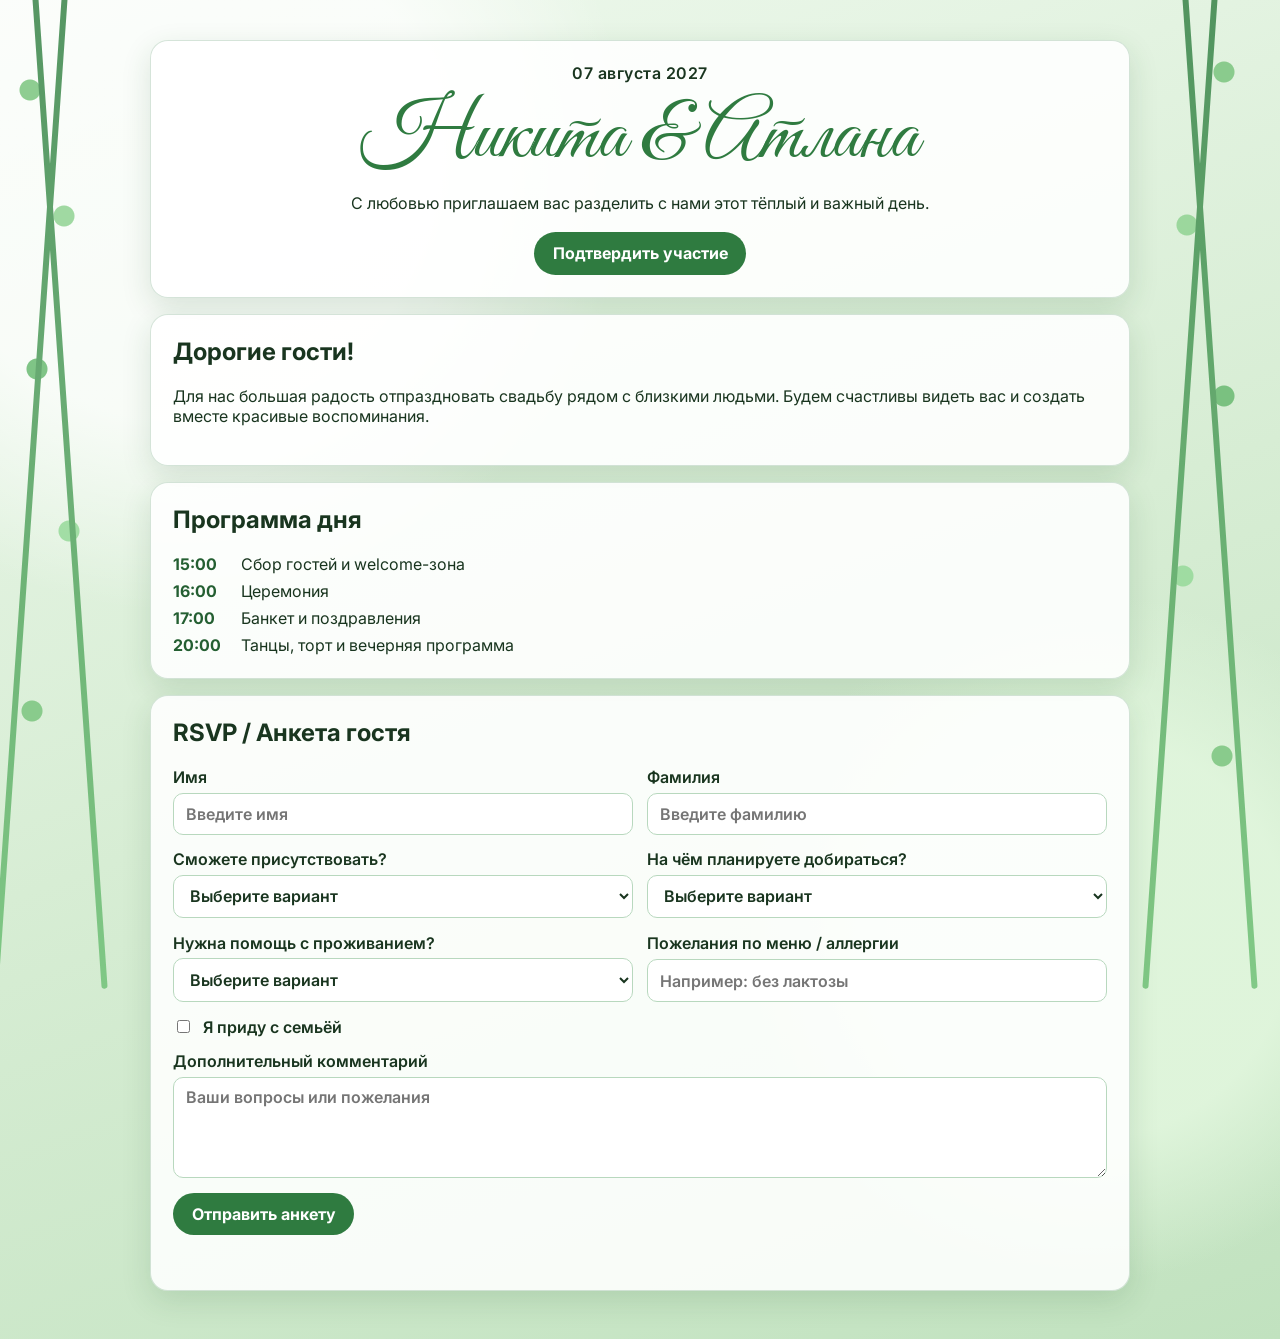
<file: index.html>
<!doctype html>
<html lang="ru">
<head>
  <meta charset="UTF-8" />
  <meta name="viewport" content="width=device-width, initial-scale=1.0" />
  <title>Никита и Атлана — Свадебное приглашение</title>
  <meta name="description" content="Свадебное приглашение и RSVP форма" />
  <link rel="preconnect" href="https://fonts.googleapis.com" />
  <link rel="preconnect" href="https://fonts.gstatic.com" crossorigin />
  <link href="https://fonts.googleapis.com/css2?family=Great+Vibes&family=Inter:wght@400;500;700&display=swap" rel="stylesheet" />
  <link rel="stylesheet" href="styles.css" />
</head>
<body>
  <div class="decor decor--left" aria-hidden="true"></div>
  <div class="decor decor--right" aria-hidden="true"></div>

  <div class="petals" aria-hidden="true">
    <span>🌸</span><span>🌺</span><span>🌼</span><span>🌷</span><span>💮</span><span>🌸</span>
  </div>

  <main class="page">
    <section class="hero card">
      <p class="hero__date">07 августа 2027</p>
      <h1 class="hero__title">Никита &amp; Атлана</h1>
      <p class="hero__lead">С любовью приглашаем вас разделить с нами этот тёплый и важный день.</p>
      <a href="#rsvp" class="button">Подтвердить участие</a>
    </section>

    <section class="card">
      <h2>Дорогие гости!</h2>
      <p>
        Для нас большая радость отпраздновать свадьбу рядом с близкими людьми.
        Будем счастливы видеть вас и создать вместе красивые воспоминания.
      </p>
    </section>

    <section class="card">
      <h2>Программа дня</h2>
      <ol class="schedule">
        <li><time>15:00</time> Сбор гостей и welcome-зона</li>
        <li><time>16:00</time> Церемония</li>
        <li><time>17:00</time> Банкет и поздравления</li>
        <li><time>20:00</time> Танцы, торт и вечерняя программа</li>
      </ol>
    </section>

    <section id="rsvp" class="card">
      <h2>RSVP / Анкета гостя</h2>
      <form id="rsvpForm" class="form-grid">
        <label>
          Имя
          <input type="text" name="first_name" placeholder="Введите имя" required />
        </label>

        <label>
          Фамилия
          <input type="text" name="last_name" placeholder="Введите фамилию" required />
        </label>

        <label>
          Сможете присутствовать?
          <select name="attendance" required>
            <option value="">Выберите вариант</option>
            <option value="yes">Да, с радостью</option>
            <option value="no">К сожалению, не смогу</option>
            <option value="maybe">Сообщу позже</option>
          </select>
        </label>

        <label>
          На чём планируете добираться?
          <select name="transport">
            <option value="">Выберите вариант</option>
            <option>На машине</option>
            <option>На такси</option>
            <option>Нужен трансфер</option>
          </select>
        </label>

        <label>
          Нужна помощь с проживанием?
          <select name="housing">
            <option value="">Выберите вариант</option>
            <option>Да</option>
            <option>Нет</option>
          </select>
        </label>

        <label>
          Пожелания по меню / аллергии
          <input type="text" name="food_notes" placeholder="Например: без лактозы" />
        </label>

        <label class="full checkbox">
          <input type="checkbox" id="withFamily" />
          <span>Я приду с семьёй</span>
        </label>

        <div id="familySection" class="family full hidden">
          <p class="family__title">Состав семьи</p>
          <div id="familyList"></div>
          <button type="button" id="addRelative" class="button button--light">+ Добавить человека</button>
        </div>

        <label class="full">
          Дополнительный комментарий
          <textarea name="comment" rows="4" placeholder="Ваши вопросы или пожелания"></textarea>
        </label>

        <div class="full">
          <button type="submit" class="button">Отправить анкету</button>
        </div>
      </form>
      <p id="formMessage" class="message" aria-live="polite"></p>
    </section>
  </main>

  <script src="script.js"></script>
</body>
</html>
</file>
<file: styles.css>
:root {
  --bg-a: #eff9ee;
  --bg-b: #d7edd4;
  --bg-c: #c1e2bf;
  --text: #19351f;
  --accent: #2f7b40;
  --accent-dark: #245f32;
  --card: rgba(255, 255, 255, 0.88);
  --line: rgba(47, 123, 64, 0.2);
}

* {
  box-sizing: border-box;
}

body {
  margin: 0;
  color: var(--text);
  font-family: Inter, system-ui, sans-serif;
  min-height: 100vh;
  background:
    radial-gradient(circle at 14% 12%, rgba(255, 255, 255, 0.75) 0 16%, transparent 28%),
    radial-gradient(circle at 85% 70%, rgba(225, 246, 221, 0.9) 0 14%, transparent 24%),
    linear-gradient(160deg, var(--bg-a), var(--bg-b), var(--bg-c));
  overflow-x: hidden;
}

.page {
  width: min(980px, 92vw);
  margin: 2.5rem auto 3rem;
  position: relative;
  z-index: 2;
}

.card {
  background: var(--card);
  border: 1px solid var(--line);
  border-radius: 18px;
  padding: 1.4rem;
  margin-bottom: 1rem;
  box-shadow: 0 10px 30px rgba(28, 82, 38, 0.14);
}

.hero {
  text-align: center;
}

.hero__date {
  margin: 0;
  font-weight: 600;
  letter-spacing: .03em;
}

.hero__title {
  font-family: "Great Vibes", cursive;
  color: var(--accent);
  font-size: clamp(2.8rem, 7vw, 5rem);
  margin: .3rem 0;
  font-weight: 400;
}

.hero__lead {
  margin: 0 0 1.2rem;
}

h2 {
  margin-top: 0;
}

.schedule {
  margin: .2rem 0 0;
  padding: 0;
  list-style: none;
  display: grid;
  gap: .45rem;
}

.schedule time {
  display: inline-block;
  min-width: 4rem;
  font-weight: 700;
  color: var(--accent-dark);
}

.form-grid {
  display: grid;
  grid-template-columns: repeat(2, minmax(0, 1fr));
  gap: .9rem;
}

label {
  display: grid;
  gap: .35rem;
  font-weight: 600;
}

input,
select,
textarea,
button {
  font: inherit;
}

input,
select,
textarea {
  width: 100%;
  border: 1px solid #b8d8be;
  border-radius: 10px;
  padding: .62rem .72rem;
  background: #fff;
  color: inherit;
}

textarea {
  resize: vertical;
}

.full {
  grid-column: 1 / -1;
}

.checkbox {
  display: flex;
  align-items: center;
  gap: .6rem;
}

.checkbox input {
  width: auto;
}

.hidden {
  display: none;
}

.family {
  border: 1px dashed #9fcd9f;
  border-radius: 12px;
  padding: .8rem;
  background: rgba(234, 248, 232, 0.8);
}

.family__title {
  margin: 0 0 .6rem;
  font-weight: 700;
}

.family-item {
  display: grid;
  grid-template-columns: 1fr 1fr auto;
  gap: .5rem;
  margin-bottom: .5rem;
}

.family-item .remove {
  border: 1px solid #d4a7a7;
  border-radius: 10px;
  background: #fff3f3;
  cursor: pointer;
}

.button {
  display: inline-block;
  border: none;
  border-radius: 999px;
  padding: .7rem 1.15rem;
  background: var(--accent);
  color: #fff;
  text-decoration: none;
  cursor: pointer;
  font-weight: 700;
  transition: transform .16s ease, box-shadow .16s ease;
}

.button:hover {
  transform: translateY(-1px);
  box-shadow: 0 6px 14px rgba(47, 123, 64, 0.25);
}

.button--light {
  color: var(--accent);
  background: #eef8ee;
  border: 1px solid var(--line);
}

.message {
  min-height: 1.2rem;
  color: var(--accent-dark);
  margin: .8rem 0 0;
  font-weight: 600;
}

.decor {
  position: fixed;
  top: 0;
  bottom: 0;
  width: 130px;
  pointer-events: none;
  opacity: .83;
  z-index: 0;
}

.decor::before,
.decor::after {
  content: "";
  position: absolute;
  top: -10%;
  height: 120%;
  width: 6px;
  border-radius: 999px;
  background: linear-gradient(#2f7b40, #6fc176);
}

.decor::before {
  left: 30px;
  transform: rotate(4deg);
}

.decor::after {
  left: 64px;
  transform: rotate(-4deg);
}

.decor--left {
  left: 0;
  background:
    radial-gradient(circle at 30px 10%, #79c37c 0 10px, transparent 11px),
    radial-gradient(circle at 64px 24%, #8fd291 0 10px, transparent 11px),
    radial-gradient(circle at 37px 41%, #67b96f 0 10px, transparent 11px),
    radial-gradient(circle at 69px 59%, #95d998 0 10px, transparent 11px),
    radial-gradient(circle at 32px 79%, #79c37c 0 10px, transparent 11px);
}

.decor--right {
  right: 0;
  background:
    radial-gradient(circle at 74px 8%, #79c37c 0 10px, transparent 11px),
    radial-gradient(circle at 37px 25%, #8fd291 0 10px, transparent 11px),
    radial-gradient(circle at 74px 44%, #67b96f 0 10px, transparent 11px),
    radial-gradient(circle at 33px 64%, #95d998 0 10px, transparent 11px),
    radial-gradient(circle at 72px 84%, #79c37c 0 10px, transparent 11px);
}

.petals {
  position: fixed;
  inset: 0;
  pointer-events: none;
  z-index: 1;
}

.petals span {
  position: absolute;
  top: -12vh;
  animation: drop linear infinite;
  opacity: .8;
  font-size: clamp(1.1rem, 2.1vw, 1.6rem);
}

.petals span:nth-child(1) { left: 12%; animation-duration: 10s; }
.petals span:nth-child(2) { left: 27%; animation-duration: 14s; animation-delay: 1s; }
.petals span:nth-child(3) { left: 45%; animation-duration: 12s; animation-delay: 2s; }
.petals span:nth-child(4) { left: 63%; animation-duration: 16s; animation-delay: 1.3s; }
.petals span:nth-child(5) { left: 80%; animation-duration: 11s; animation-delay: 2.5s; }
.petals span:nth-child(6) { left: 93%; animation-duration: 15s; animation-delay: .8s; }

@keyframes drop {
  from {
    transform: translateY(-15vh) rotate(0deg);
  }
  to {
    transform: translateY(115vh) rotate(360deg);
  }
}

@media (max-width: 760px) {
  .form-grid {
    grid-template-columns: 1fr;
  }

  .family-item {
    grid-template-columns: 1fr;
  }

  .decor {
    width: 78px;
    opacity: .55;
  }
}
</file>
